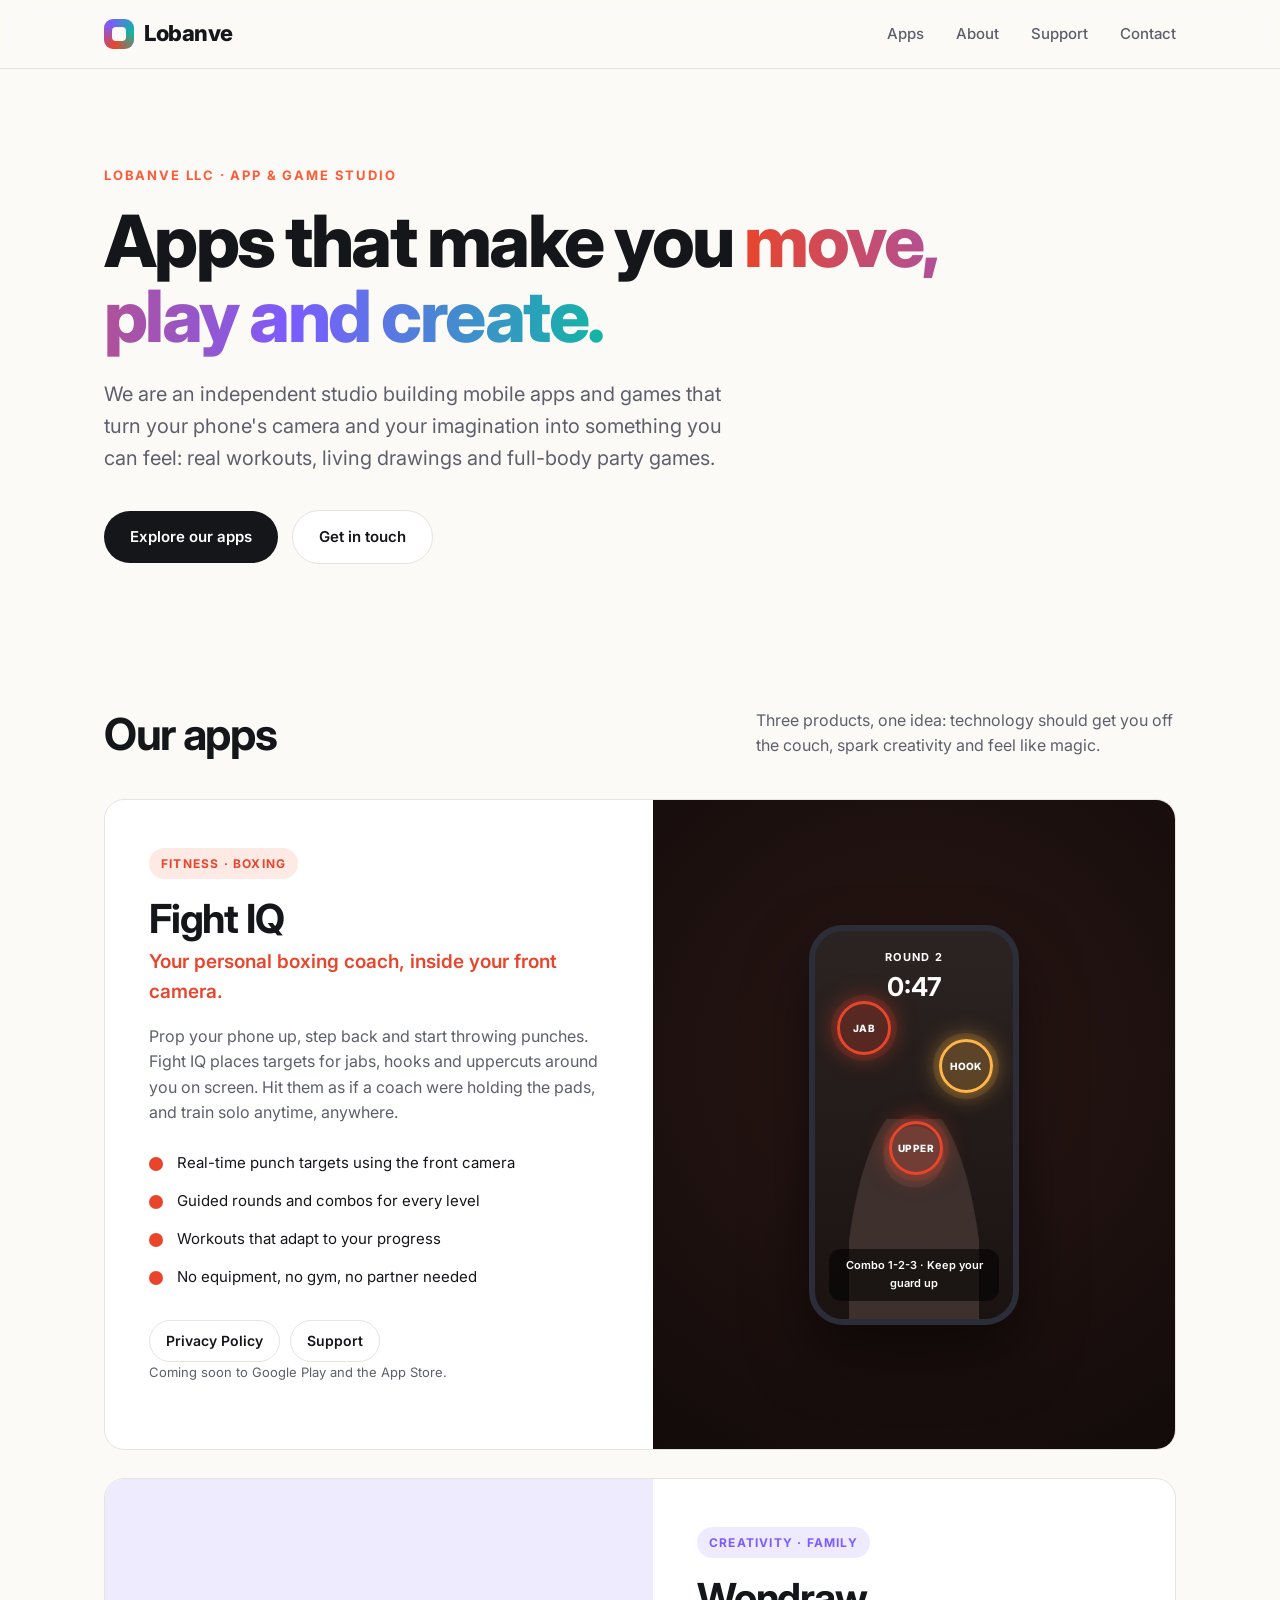
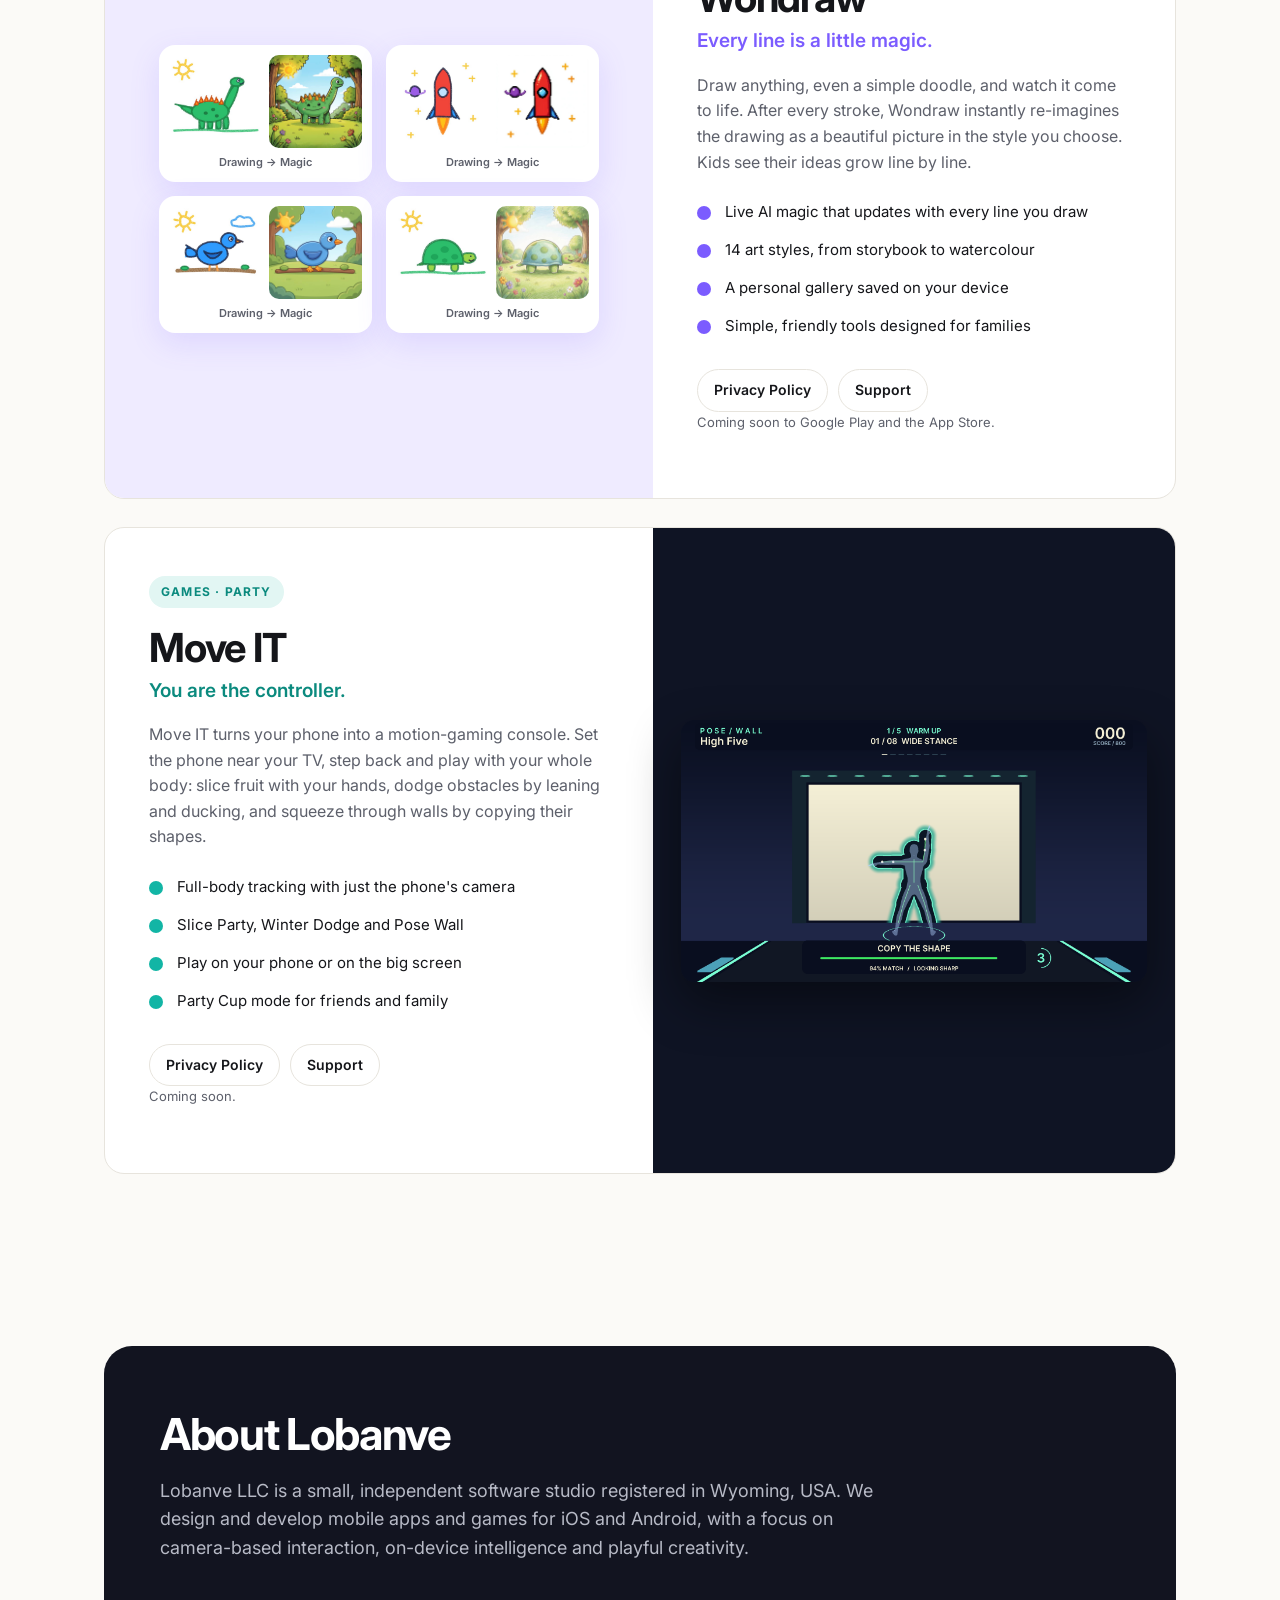
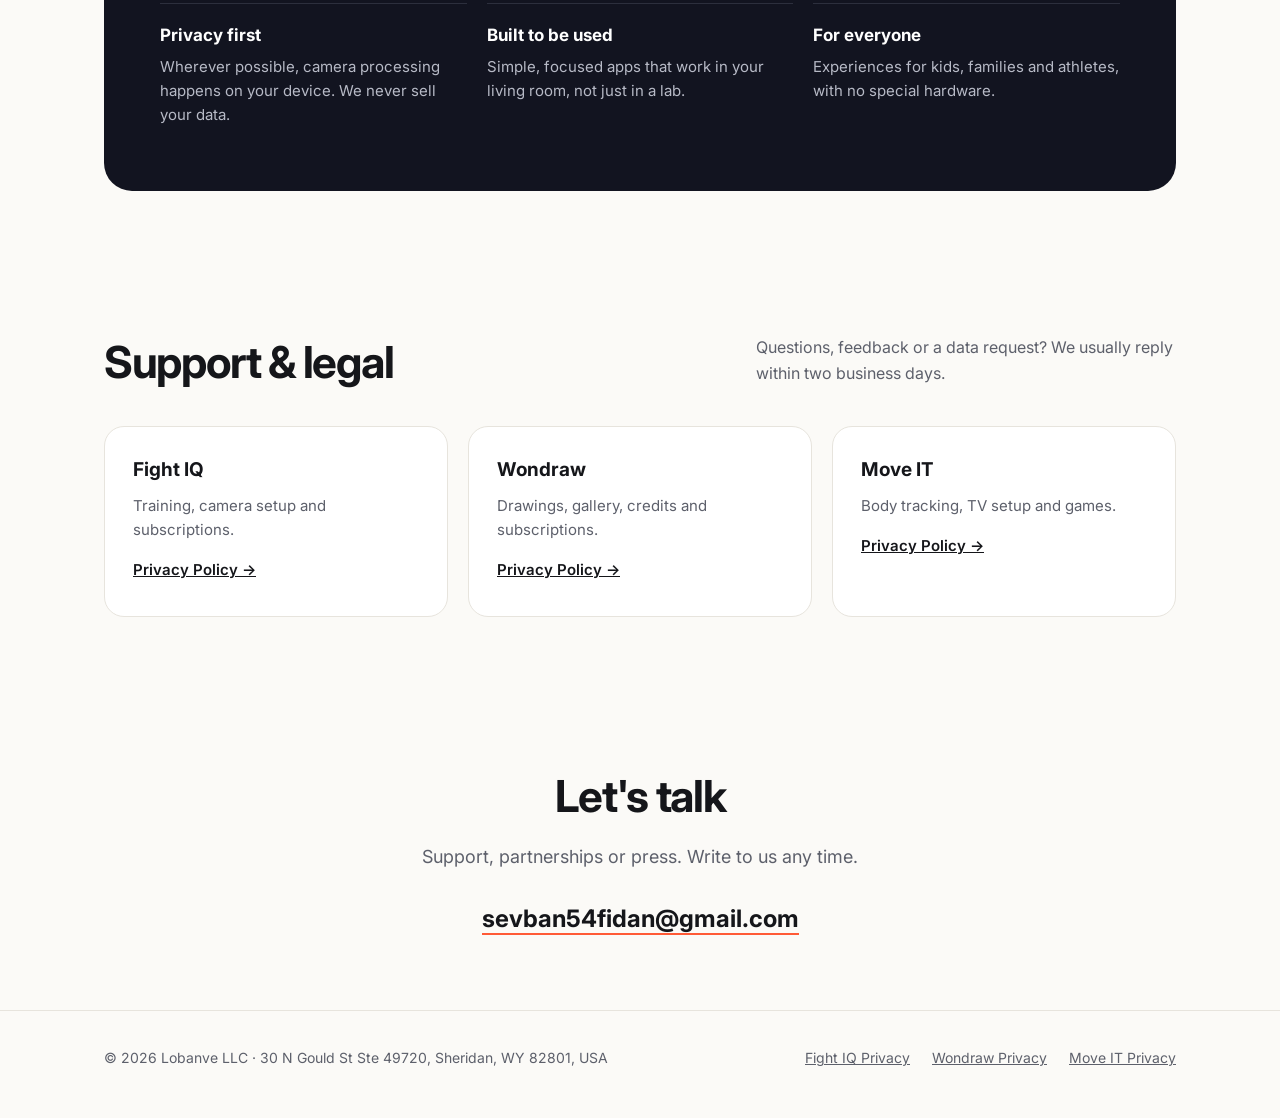
<file: index.html>
<!doctype html>
<html lang="en">
<head>
<meta charset="utf-8">
<meta name="viewport" content="width=device-width, initial-scale=1">
<title>Lobanve — Mobile Apps & Games</title>
<meta name="description" content="Lobanve LLC is an independent studio building camera-powered fitness, creativity and motion-game apps: Fight IQ, Wondraw and Move IT.">
<link rel="stylesheet" href="style.css">
</head>
<body>

<header class="top">
  <div class="wrap">
    <a class="logo" href="index.html"><span class="logo-mark"></span>Lobanve</a>
    <nav>
      <a href="#apps">Apps</a>
      <a href="#about">About</a>
      <a href="#support">Support</a>
      <a href="#contact">Contact</a>
    </nav>
  </div>
</header>

<main>
  <div class="wrap hero">
    <p class="eyebrow">Lobanve LLC · App &amp; Game Studio</p>
    <h1>Apps that make you <span class="grad">move, play and create.</span></h1>
    <p class="lead">We are an independent studio building mobile apps and games that turn your phone's camera and your imagination into something you can feel: real workouts, living drawings and full-body party games.</p>
    <a class="btn btn-dark" href="#apps">Explore our apps</a>
    <a class="btn btn-ghost" href="#contact">Get in touch</a>
  </div>

  <section id="apps">
    <div class="wrap">
      <div class="section-head">
        <h2>Our apps</h2>
        <p>Three products, one idea: technology should get you off the couch, spark creativity and feel like magic.</p>
      </div>

      <article class="app fight">
        <div class="app-media">
          <div class="phone" aria-hidden="true">
            <div class="hud">ROUND 2<b>0:47</b></div>
            <div class="silhouette"></div>
            <div class="target t1">JAB</div>
            <div class="target t2">HOOK</div>
            <div class="target t3">UPPER</div>
            <div class="combo">Combo 1-2-3 · Keep your guard up</div>
          </div>
        </div>
        <div class="app-body">
          <span class="app-tag">Fitness · Boxing</span>
          <h3>Fight IQ</h3>
          <p class="tagline">Your personal boxing coach, inside your front camera.</p>
          <p>Prop your phone up, step back and start throwing punches. Fight IQ places targets for jabs, hooks and uppercuts around you on screen. Hit them as if a coach were holding the pads, and train solo anytime, anywhere.</p>
          <ul>
            <li>Real-time punch targets using the front camera</li>
            <li>Guided rounds and combos for every level</li>
            <li>Workouts that adapt to your progress</li>
            <li>No equipment, no gym, no partner needed</li>
          </ul>
          <div class="app-links">
            <a href="privacy-fight-iq.html">Privacy Policy</a>
            <a href="#support">Support</a>
          </div>
          <p class="status">Coming soon to Google Play and the App Store.</p>
        </div>
      </article>

      <article class="app draw">
        <div class="app-media">
          <div class="pairs">
            <figure class="pair" style="margin:0">
              <div class="pair-row">
                <img src="images/wondraw-dinozor-drawing.jpg" alt="Child's simple dinosaur drawing">
                <img src="images/wondraw-dinozor-magic.jpg" alt="The same dinosaur re-imagined as a colourful illustration">
              </div>
              <small>Drawing → Magic</small>
            </figure>
            <figure class="pair" style="margin:0">
              <div class="pair-row">
                <img src="images/wondraw-roket-drawing.jpg" alt="Simple rocket drawing">
                <img src="images/wondraw-roket-magic.jpg" alt="The rocket re-imagined as an illustration">
              </div>
              <small>Drawing → Magic</small>
            </figure>
            <figure class="pair" style="margin:0">
              <div class="pair-row">
                <img src="images/wondraw-kus-drawing.jpg" alt="Simple bird drawing">
                <img src="images/wondraw-kus-magic.jpg" alt="The bird re-imagined as an illustration">
              </div>
              <small>Drawing → Magic</small>
            </figure>
            <figure class="pair" style="margin:0">
              <div class="pair-row">
                <img src="images/wondraw-kaplumbaga-drawing.jpg" alt="Simple turtle drawing">
                <img src="images/wondraw-kaplumbaga-magic.jpg" alt="The turtle re-imagined as an illustration">
              </div>
              <small>Drawing → Magic</small>
            </figure>
          </div>
        </div>
        <div class="app-body">
          <span class="app-tag">Creativity · Family</span>
          <h3>Wondraw</h3>
          <p class="tagline">Every line is a little magic.</p>
          <p>Draw anything, even a simple doodle, and watch it come to life. After every stroke, Wondraw instantly re-imagines the drawing as a beautiful picture in the style you choose. Kids see their ideas grow line by line.</p>
          <ul>
            <li>Live AI magic that updates with every line you draw</li>
            <li>14 art styles, from storybook to watercolour</li>
            <li>A personal gallery saved on your device</li>
            <li>Simple, friendly tools designed for families</li>
          </ul>
          <div class="app-links">
            <a href="privacy-wondraw.html">Privacy Policy</a>
            <a href="#support">Support</a>
          </div>
          <p class="status">Coming soon to Google Play and the App Store.</p>
        </div>
      </article>

      <article class="app move">
        <div class="app-media">
          <img src="images/moveit-pose-wall.png" alt="Move IT Pose Wall gameplay: the player copies a shape cut into a wall">
        </div>
        <div class="app-body">
          <span class="app-tag">Games · Party</span>
          <h3>Move IT</h3>
          <p class="tagline">You are the controller.</p>
          <p>Move IT turns your phone into a motion-gaming console. Set the phone near your TV, step back and play with your whole body: slice fruit with your hands, dodge obstacles by leaning and ducking, and squeeze through walls by copying their shapes.</p>
          <ul>
            <li>Full-body tracking with just the phone's camera</li>
            <li>Slice Party, Winter Dodge and Pose Wall</li>
            <li>Play on your phone or on the big screen</li>
            <li>Party Cup mode for friends and family</li>
          </ul>
          <div class="app-links">
            <a href="privacy-move-it.html">Privacy Policy</a>
            <a href="#support">Support</a>
          </div>
          <p class="status">Coming soon.</p>
        </div>
      </article>
    </div>
  </section>

  <section id="about">
    <div class="wrap">
      <div class="about">
        <h2>About Lobanve</h2>
        <p>Lobanve LLC is a small, independent software studio registered in Wyoming, USA. We design and develop mobile apps and games for iOS and Android, with a focus on camera-based interaction, on-device intelligence and playful creativity.</p>
        <div class="values">
          <div><h4>Privacy first</h4><p>Wherever possible, camera processing happens on your device. We never sell your data.</p></div>
          <div><h4>Built to be used</h4><p>Simple, focused apps that work in your living room, not just in a lab.</p></div>
          <div><h4>For everyone</h4><p>Experiences for kids, families and athletes, with no special hardware.</p></div>
        </div>
      </div>
    </div>
  </section>

  <section id="support">
    <div class="wrap">
      <div class="section-head">
        <h2>Support &amp; legal</h2>
        <p>Questions, feedback or a data request? We usually reply within two business days.</p>
      </div>
      <div class="support">
        <div class="support-card">
          <h4>Fight IQ</h4>
          <p>Training, camera setup and subscriptions.</p>
          <a href="privacy-fight-iq.html">Privacy Policy →</a>
        </div>
        <div class="support-card">
          <h4>Wondraw</h4>
          <p>Drawings, gallery, credits and subscriptions.</p>
          <a href="privacy-wondraw.html">Privacy Policy →</a>
        </div>
        <div class="support-card">
          <h4>Move IT</h4>
          <p>Body tracking, TV setup and games.</p>
          <a href="privacy-move-it.html">Privacy Policy →</a>
        </div>
      </div>
    </div>
  </section>

  <section id="contact" class="contact">
    <div class="wrap">
      <h2>Let's talk</h2>
      <p>Support, partnerships or press. Write to us any time.</p>
      <a class="mail" href="mailto:sevban54fidan@gmail.com">sevban54fidan@gmail.com</a>
    </div>
  </section>
</main>

<footer>
  <div class="wrap">
    <div>© 2026 Lobanve LLC · 30 N Gould St Ste 49720, Sheridan, WY 82801, USA</div>
    <div>
      <a href="privacy-fight-iq.html">Fight IQ Privacy</a>
      <a href="privacy-wondraw.html">Wondraw Privacy</a>
      <a href="privacy-move-it.html">Move IT Privacy</a>
    </div>
  </div>
</footer>

</body>
</html>
</file>
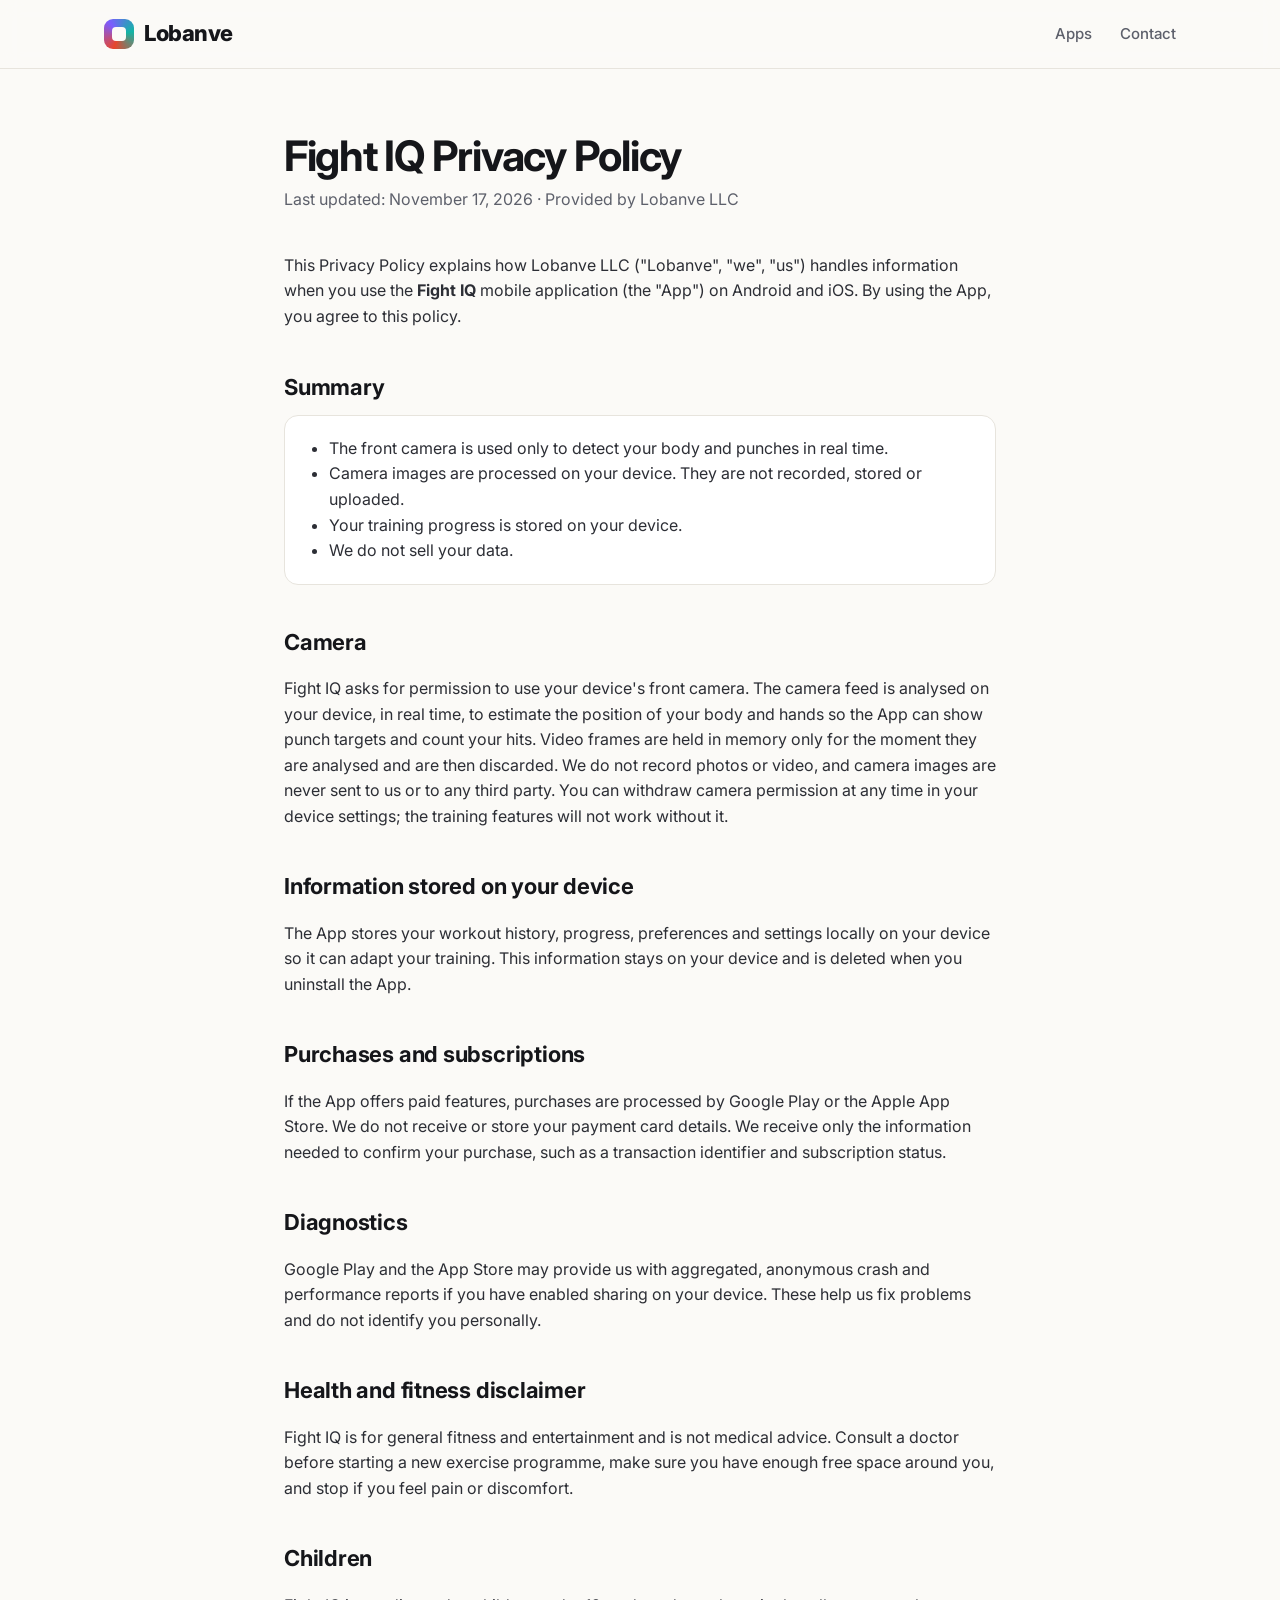
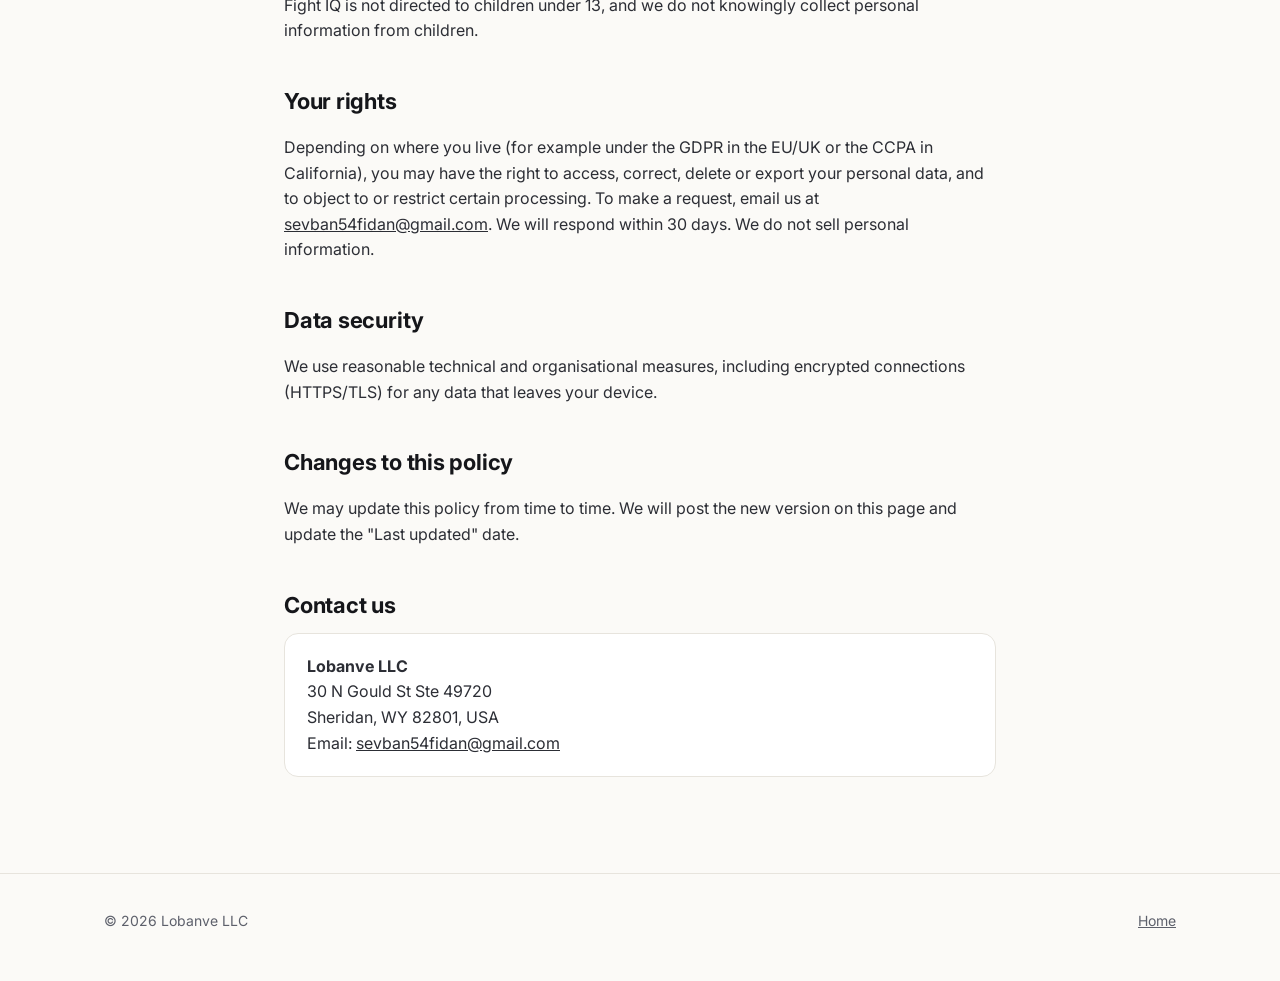
<file: privacy-fight-iq.html>
<!doctype html>
<html lang="en">
<head>
<meta charset="utf-8">
<meta name="viewport" content="width=device-width, initial-scale=1">
<title>Fight IQ Privacy Policy — Lobanve</title>
<link rel="stylesheet" href="style.css">
</head>
<body>
<header class="top"><div class="wrap"><a class="logo" href="index.html"><span class="logo-mark"></span>Lobanve</a><nav><a href="index.html#apps">Apps</a><a href="index.html#contact">Contact</a></nav></div></header>
<main class="legal">
<h1>Fight IQ Privacy Policy</h1>
<p class="meta">Last updated: November 17, 2026 · Provided by Lobanve LLC</p>
<p>This Privacy Policy explains how Lobanve LLC ("Lobanve", "we", "us") handles information when you use the <strong>Fight IQ</strong> mobile application (the "App") on Android and iOS. By using the App, you agree to this policy.</p>

<h2>Summary</h2>
<div class="box"><ul style="margin:0">
<li>The front camera is used only to detect your body and punches in real time.</li>
<li>Camera images are processed on your device. They are not recorded, stored or uploaded.</li>
<li>Your training progress is stored on your device.</li>
<li>We do not sell your data.</li>
</ul></div>

<h2>Camera</h2>
<p>Fight IQ asks for permission to use your device's front camera. The camera feed is analysed on your device, in real time, to estimate the position of your body and hands so the App can show punch targets and count your hits. Video frames are held in memory only for the moment they are analysed and are then discarded. We do not record photos or video, and camera images are never sent to us or to any third party. You can withdraw camera permission at any time in your device settings; the training features will not work without it.</p>

<h2>Information stored on your device</h2>
<p>The App stores your workout history, progress, preferences and settings locally on your device so it can adapt your training. This information stays on your device and is deleted when you uninstall the App.</p>

<h2>Purchases and subscriptions</h2>
<p>If the App offers paid features, purchases are processed by Google Play or the Apple App Store. We do not receive or store your payment card details. We receive only the information needed to confirm your purchase, such as a transaction identifier and subscription status.</p>

<h2>Diagnostics</h2>
<p>Google Play and the App Store may provide us with aggregated, anonymous crash and performance reports if you have enabled sharing on your device. These help us fix problems and do not identify you personally.</p>

<h2>Health and fitness disclaimer</h2>
<p>Fight IQ is for general fitness and entertainment and is not medical advice. Consult a doctor before starting a new exercise programme, make sure you have enough free space around you, and stop if you feel pain or discomfort.</p>

<h2>Children</h2>
<p>Fight IQ is not directed to children under 13, and we do not knowingly collect personal information from children.</p>

<h2>Your rights</h2>
<p>Depending on where you live (for example under the GDPR in the EU/UK or the CCPA in California), you may have the right to access, correct, delete or export your personal data, and to object to or restrict certain processing. To make a request, email us at <a href="mailto:sevban54fidan@gmail.com">sevban54fidan@gmail.com</a>. We will respond within 30 days. We do not sell personal information.</p>

<h2>Data security</h2>
<p>We use reasonable technical and organisational measures, including encrypted connections (HTTPS/TLS) for any data that leaves your device.</p>

<h2>Changes to this policy</h2>
<p>We may update this policy from time to time. We will post the new version on this page and update the "Last updated" date.</p>

<h2>Contact us</h2>
<div class="box"><p style="margin:0"><strong>Lobanve LLC</strong><br>30 N Gould St Ste 49720<br>Sheridan, WY 82801, USA<br>Email: <a href="mailto:sevban54fidan@gmail.com">sevban54fidan@gmail.com</a></p></div>
</main>
<footer><div class="wrap"><div>© 2026 Lobanve LLC</div><div><a href="index.html">Home</a></div></div></footer>
</body>
</html>
</file>
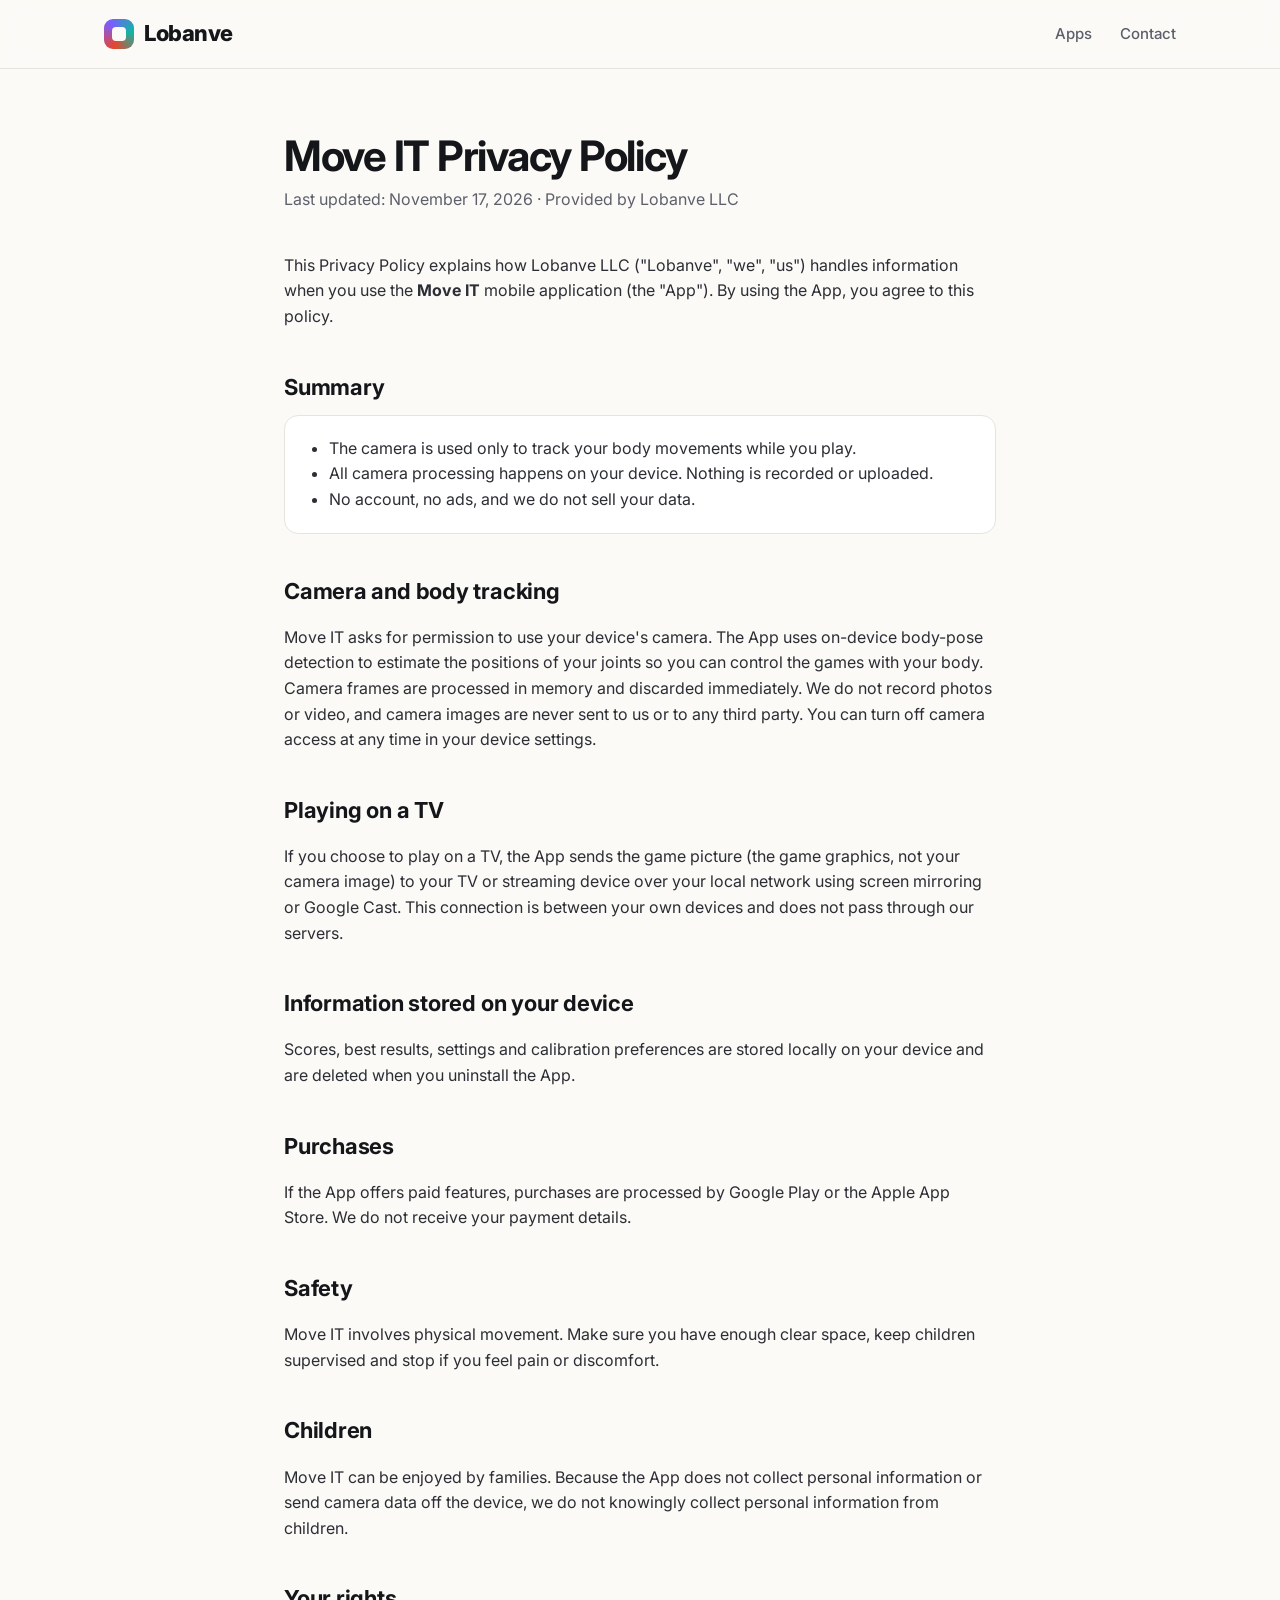
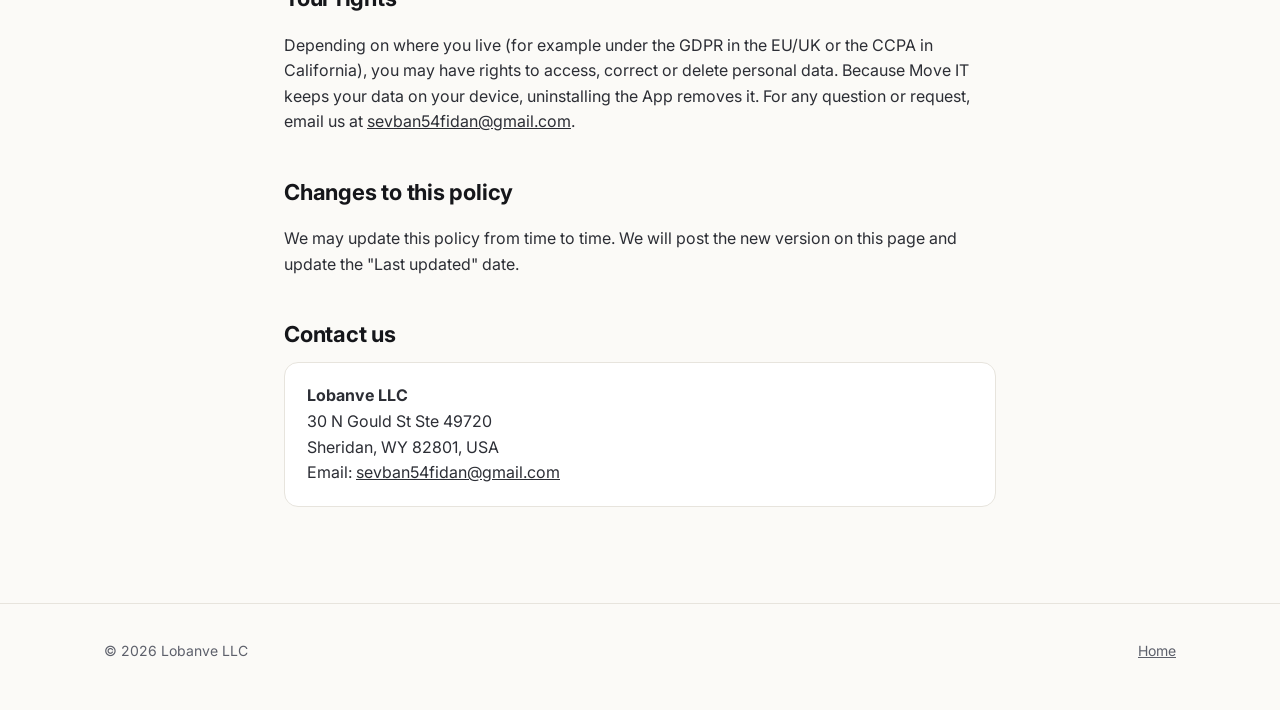
<file: privacy-move-it.html>
<!doctype html>
<html lang="en">
<head>
<meta charset="utf-8">
<meta name="viewport" content="width=device-width, initial-scale=1">
<title>Move IT Privacy Policy — Lobanve</title>
<link rel="stylesheet" href="style.css">
</head>
<body>
<header class="top"><div class="wrap"><a class="logo" href="index.html"><span class="logo-mark"></span>Lobanve</a><nav><a href="index.html#apps">Apps</a><a href="index.html#contact">Contact</a></nav></div></header>
<main class="legal">
<h1>Move IT Privacy Policy</h1>
<p class="meta">Last updated: November 17, 2026 · Provided by Lobanve LLC</p>
<p>This Privacy Policy explains how Lobanve LLC ("Lobanve", "we", "us") handles information when you use the <strong>Move IT</strong> mobile application (the "App"). By using the App, you agree to this policy.</p>

<h2>Summary</h2>
<div class="box"><ul style="margin:0">
<li>The camera is used only to track your body movements while you play.</li>
<li>All camera processing happens on your device. Nothing is recorded or uploaded.</li>
<li>No account, no ads, and we do not sell your data.</li>
</ul></div>

<h2>Camera and body tracking</h2>
<p>Move IT asks for permission to use your device's camera. The App uses on-device body-pose detection to estimate the positions of your joints so you can control the games with your body. Camera frames are processed in memory and discarded immediately. We do not record photos or video, and camera images are never sent to us or to any third party. You can turn off camera access at any time in your device settings.</p>

<h2>Playing on a TV</h2>
<p>If you choose to play on a TV, the App sends the game picture (the game graphics, not your camera image) to your TV or streaming device over your local network using screen mirroring or Google Cast. This connection is between your own devices and does not pass through our servers.</p>

<h2>Information stored on your device</h2>
<p>Scores, best results, settings and calibration preferences are stored locally on your device and are deleted when you uninstall the App.</p>

<h2>Purchases</h2>
<p>If the App offers paid features, purchases are processed by Google Play or the Apple App Store. We do not receive your payment details.</p>

<h2>Safety</h2>
<p>Move IT involves physical movement. Make sure you have enough clear space, keep children supervised and stop if you feel pain or discomfort.</p>

<h2>Children</h2>
<p>Move IT can be enjoyed by families. Because the App does not collect personal information or send camera data off the device, we do not knowingly collect personal information from children.</p>

<h2>Your rights</h2>
<p>Depending on where you live (for example under the GDPR in the EU/UK or the CCPA in California), you may have rights to access, correct or delete personal data. Because Move IT keeps your data on your device, uninstalling the App removes it. For any question or request, email us at <a href="mailto:sevban54fidan@gmail.com">sevban54fidan@gmail.com</a>.</p>

<h2>Changes to this policy</h2>
<p>We may update this policy from time to time. We will post the new version on this page and update the "Last updated" date.</p>

<h2>Contact us</h2>
<div class="box"><p style="margin:0"><strong>Lobanve LLC</strong><br>30 N Gould St Ste 49720<br>Sheridan, WY 82801, USA<br>Email: <a href="mailto:sevban54fidan@gmail.com">sevban54fidan@gmail.com</a></p></div>
</main>
<footer><div class="wrap"><div>© 2026 Lobanve LLC</div><div><a href="index.html">Home</a></div></div></footer>
</body>
</html>
</file>
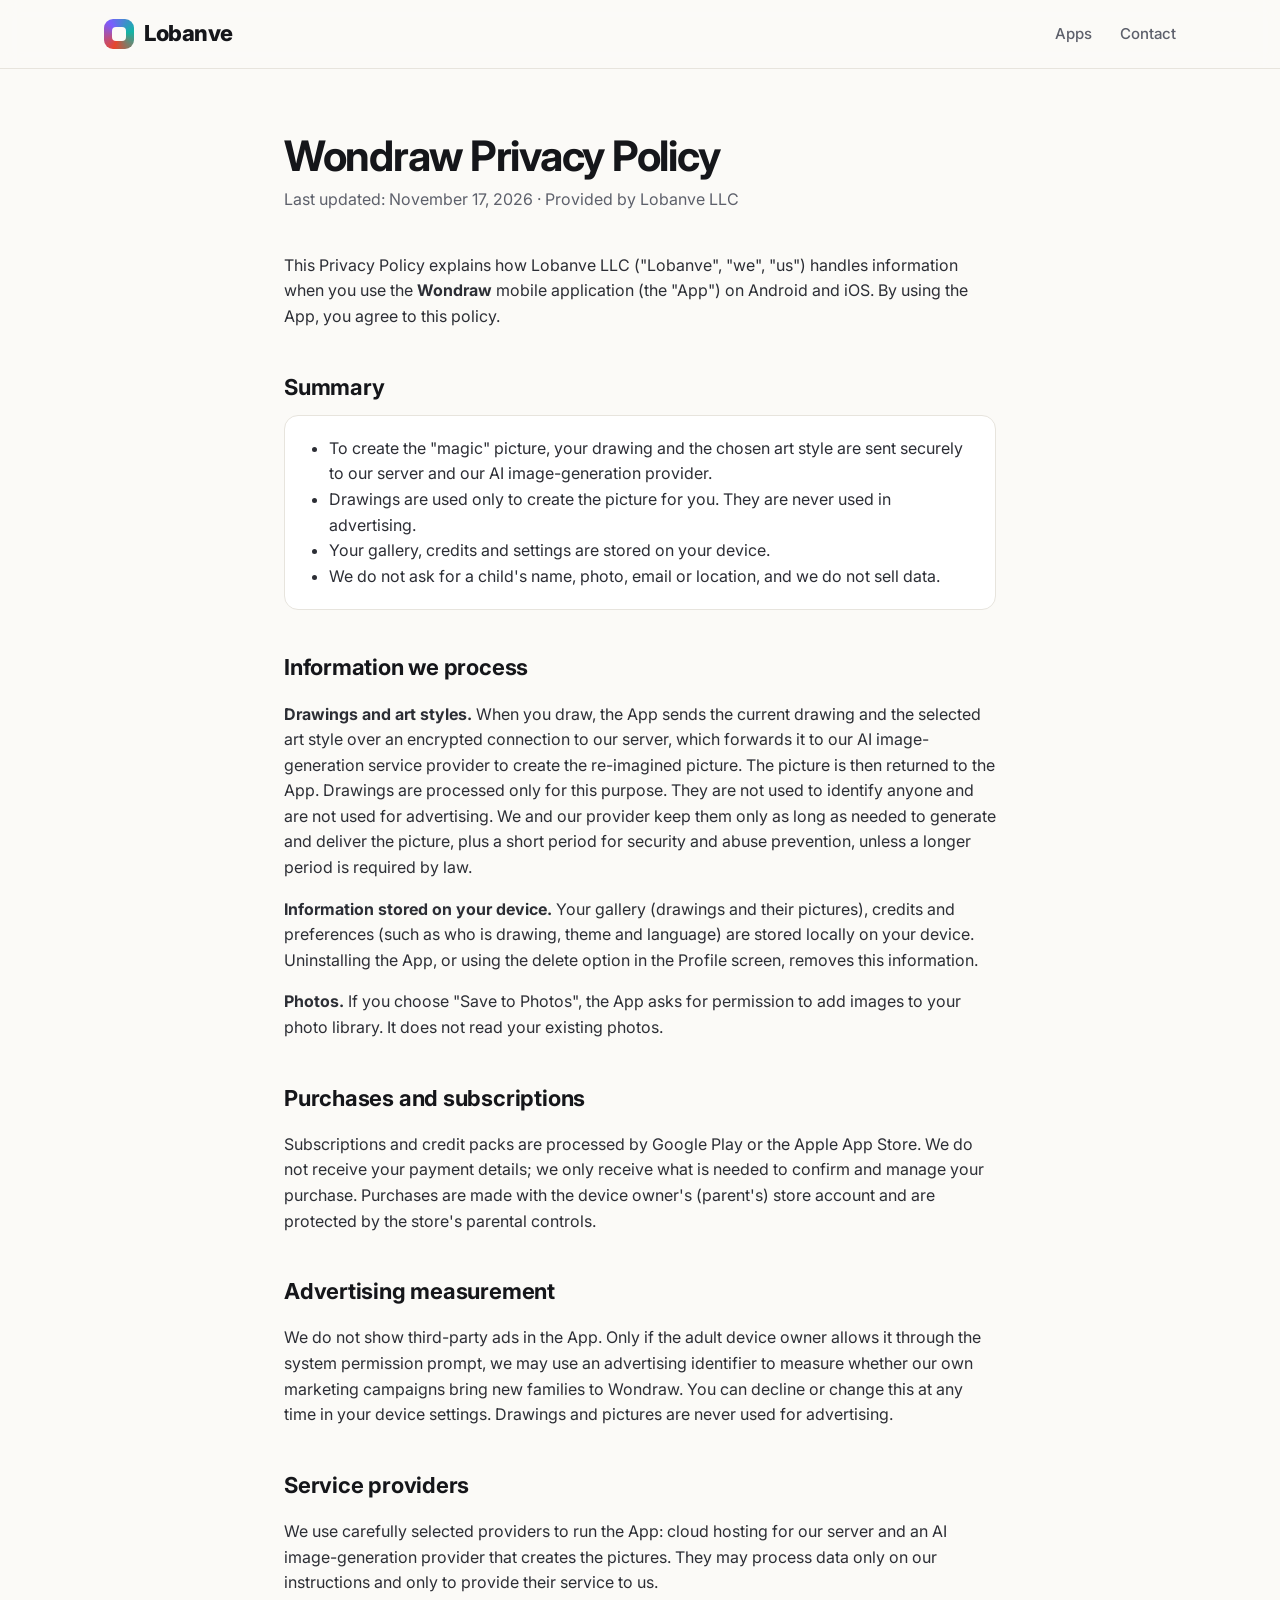
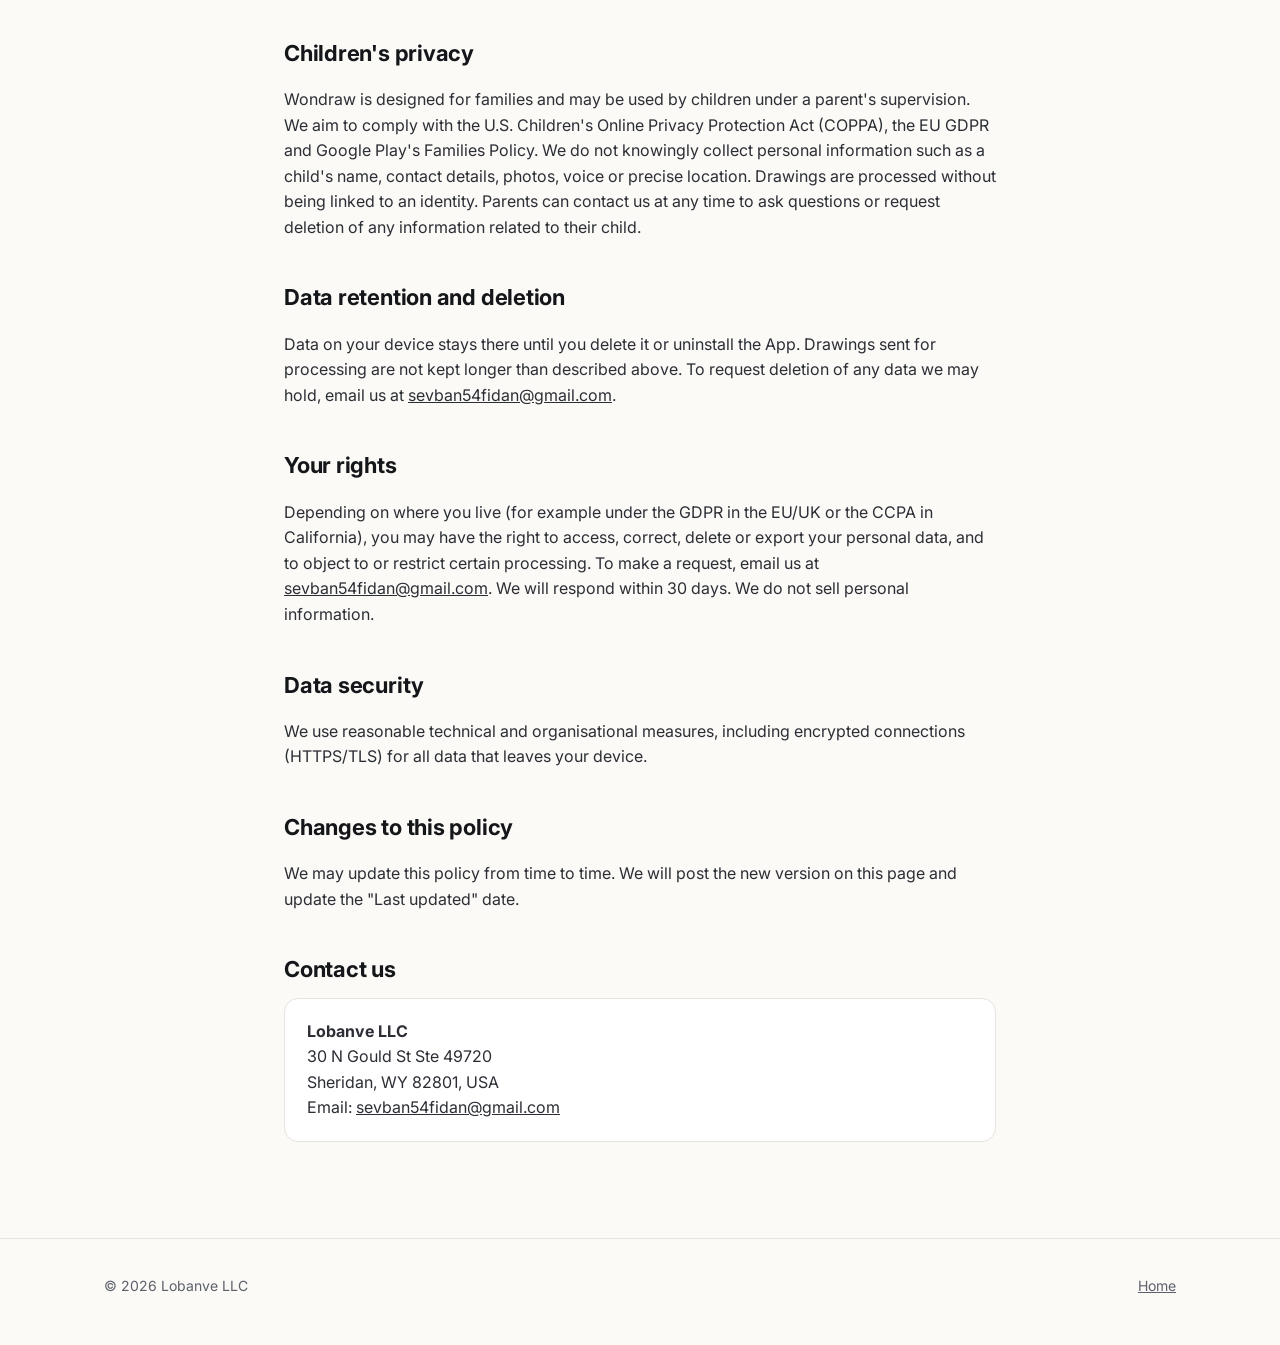
<file: privacy-wondraw.html>
<!doctype html>
<html lang="en">
<head>
<meta charset="utf-8">
<meta name="viewport" content="width=device-width, initial-scale=1">
<title>Wondraw Privacy Policy — Lobanve</title>
<link rel="stylesheet" href="style.css">
</head>
<body>
<header class="top"><div class="wrap"><a class="logo" href="index.html"><span class="logo-mark"></span>Lobanve</a><nav><a href="index.html#apps">Apps</a><a href="index.html#contact">Contact</a></nav></div></header>
<main class="legal">
<h1>Wondraw Privacy Policy</h1>
<p class="meta">Last updated: November 17, 2026 · Provided by Lobanve LLC</p>
<p>This Privacy Policy explains how Lobanve LLC ("Lobanve", "we", "us") handles information when you use the <strong>Wondraw</strong> mobile application (the "App") on Android and iOS. By using the App, you agree to this policy.</p>

<h2>Summary</h2>
<div class="box"><ul style="margin:0">
<li>To create the "magic" picture, your drawing and the chosen art style are sent securely to our server and our AI image-generation provider.</li>
<li>Drawings are used only to create the picture for you. They are never used in advertising.</li>
<li>Your gallery, credits and settings are stored on your device.</li>
<li>We do not ask for a child's name, photo, email or location, and we do not sell data.</li>
</ul></div>

<h2>Information we process</h2>
<p><strong>Drawings and art styles.</strong> When you draw, the App sends the current drawing and the selected art style over an encrypted connection to our server, which forwards it to our AI image-generation service provider to create the re-imagined picture. The picture is then returned to the App. Drawings are processed only for this purpose. They are not used to identify anyone and are not used for advertising. We and our provider keep them only as long as needed to generate and deliver the picture, plus a short period for security and abuse prevention, unless a longer period is required by law.</p>
<p><strong>Information stored on your device.</strong> Your gallery (drawings and their pictures), credits and preferences (such as who is drawing, theme and language) are stored locally on your device. Uninstalling the App, or using the delete option in the Profile screen, removes this information.</p>
<p><strong>Photos.</strong> If you choose "Save to Photos", the App asks for permission to add images to your photo library. It does not read your existing photos.</p>

<h2>Purchases and subscriptions</h2>
<p>Subscriptions and credit packs are processed by Google Play or the Apple App Store. We do not receive your payment details; we only receive what is needed to confirm and manage your purchase. Purchases are made with the device owner's (parent's) store account and are protected by the store's parental controls.</p>

<h2>Advertising measurement</h2>
<p>We do not show third-party ads in the App. Only if the adult device owner allows it through the system permission prompt, we may use an advertising identifier to measure whether our own marketing campaigns bring new families to Wondraw. You can decline or change this at any time in your device settings. Drawings and pictures are never used for advertising.</p>

<h2>Service providers</h2>
<p>We use carefully selected providers to run the App: cloud hosting for our server and an AI image-generation provider that creates the pictures. They may process data only on our instructions and only to provide their service to us.</p>

<h2>Children's privacy</h2>
<p>Wondraw is designed for families and may be used by children under a parent's supervision. We aim to comply with the U.S. Children's Online Privacy Protection Act (COPPA), the EU GDPR and Google Play's Families Policy. We do not knowingly collect personal information such as a child's name, contact details, photos, voice or precise location. Drawings are processed without being linked to an identity. Parents can contact us at any time to ask questions or request deletion of any information related to their child.</p>

<h2>Data retention and deletion</h2>
<p>Data on your device stays there until you delete it or uninstall the App. Drawings sent for processing are not kept longer than described above. To request deletion of any data we may hold, email us at <a href="mailto:sevban54fidan@gmail.com">sevban54fidan@gmail.com</a>.</p>

<h2>Your rights</h2>
<p>Depending on where you live (for example under the GDPR in the EU/UK or the CCPA in California), you may have the right to access, correct, delete or export your personal data, and to object to or restrict certain processing. To make a request, email us at <a href="mailto:sevban54fidan@gmail.com">sevban54fidan@gmail.com</a>. We will respond within 30 days. We do not sell personal information.</p>

<h2>Data security</h2>
<p>We use reasonable technical and organisational measures, including encrypted connections (HTTPS/TLS) for all data that leaves your device.</p>

<h2>Changes to this policy</h2>
<p>We may update this policy from time to time. We will post the new version on this page and update the "Last updated" date.</p>

<h2>Contact us</h2>
<div class="box"><p style="margin:0"><strong>Lobanve LLC</strong><br>30 N Gould St Ste 49720<br>Sheridan, WY 82801, USA<br>Email: <a href="mailto:sevban54fidan@gmail.com">sevban54fidan@gmail.com</a></p></div>
</main>
<footer><div class="wrap"><div>© 2026 Lobanve LLC</div><div><a href="index.html">Home</a></div></div></footer>
</body>
</html>
</file>
<file: style.css>
@import url('https://fonts.googleapis.com/css2?family=Inter:wght@400;500;600;700;800&display=swap');

:root {
  --bg: #fbfaf7;
  --surface: #ffffff;
  --ink: #15161a;
  --muted: #5d606b;
  --line: #e7e4dd;
  --brand: #ff5a36;
  --fight: #e8452c;
  --fight-soft: #fdeae5;
  --draw: #7b5cff;
  --draw-soft: #efebff;
  --move: #12b5a5;
  --move-soft: #e2f6f3;
  --dark: #121420;
  --radius: 20px;
}

* { box-sizing: border-box; }
html { scroll-behavior: smooth; }
body {
  margin: 0;
  background: var(--bg);
  color: var(--ink);
  font-family: 'Inter', system-ui, -apple-system, 'Segoe UI', sans-serif;
  line-height: 1.6;
  -webkit-font-smoothing: antialiased;
}
img { max-width: 100%; display: block; }
a { color: inherit; }
.wrap { max-width: 1120px; margin: 0 auto; padding: 0 24px; }

/* Header */
header.top {
  position: sticky; top: 0; z-index: 10;
  background: rgba(251, 250, 247, .88);
  backdrop-filter: blur(10px);
  border-bottom: 1px solid var(--line);
}
header.top .wrap { display: flex; align-items: center; justify-content: space-between; height: 68px; }
.logo { font-weight: 800; font-size: 22px; letter-spacing: -.02em; text-decoration: none; display: flex; align-items: center; gap: 10px; }
.logo-mark {
  width: 30px; height: 30px; border-radius: 9px;
  background: conic-gradient(from 200deg, var(--fight), var(--draw), var(--move), var(--fight));
  position: relative;
}
.logo-mark::after { content: ''; position: absolute; inset: 8px; border-radius: 4px; background: var(--bg); }
nav a { text-decoration: none; color: var(--muted); font-weight: 500; font-size: 15px; margin-left: 28px; }
nav a:hover { color: var(--ink); }

/* Hero */
.hero { padding-top: 96px; padding-bottom: 72px; }
.eyebrow { font-size: 13px; font-weight: 700; letter-spacing: .14em; text-transform: uppercase; color: var(--brand); margin: 0 0 18px; }
.hero h1 { font-size: clamp(40px, 6vw, 72px); line-height: 1.04; letter-spacing: -.035em; margin: 0 0 24px; max-width: 900px; font-weight: 800; }
.hero h1 .grad {
  background: linear-gradient(90deg, var(--fight), var(--draw) 55%, var(--move));
  -webkit-background-clip: text; background-clip: text; color: transparent;
}
.hero p.lead { font-size: 20px; color: var(--muted); max-width: 640px; margin: 0 0 36px; }
.btn { display: inline-block; padding: 14px 26px; border-radius: 999px; font-weight: 600; text-decoration: none; font-size: 15px; }
.btn-dark { background: var(--ink); color: #fff; }
.btn-ghost { border: 1px solid var(--line); margin-left: 10px; background: var(--surface); }

/* Sections */
section { padding: 72px 0; }
.section-head { display: flex; justify-content: space-between; align-items: end; gap: 24px; margin-bottom: 40px; }
.section-head h2 { font-size: clamp(30px, 4vw, 44px); letter-spacing: -.03em; margin: 0; line-height: 1.1; }
.section-head p { color: var(--muted); max-width: 420px; margin: 0; }

/* App cards */
.app {
  display: grid; grid-template-columns: 1.05fr 1fr; gap: 0;
  background: var(--surface); border: 1px solid var(--line);
  border-radius: var(--radius); overflow: hidden; margin-bottom: 28px;
}
.app:nth-child(even) .app-media { order: 2; }
.app-media { min-height: 380px; position: relative; display: flex; align-items: center; justify-content: center; padding: 32px; }
.app-body { padding: 48px 44px; display: flex; flex-direction: column; justify-content: center; }
.app-tag { display: inline-flex; align-self: flex-start; font-size: 12px; font-weight: 700; letter-spacing: .1em; text-transform: uppercase; padding: 6px 12px; border-radius: 999px; margin-bottom: 18px; }
.app h3 { font-size: 40px; letter-spacing: -.03em; margin: 0 0 6px; line-height: 1.1; }
.app .tagline { font-size: 19px; font-weight: 600; margin: 0 0 16px; }
.app p { color: var(--muted); margin: 0 0 18px; }
.app ul { list-style: none; padding: 0; margin: 0 0 24px; }
.app li { padding: 7px 0 7px 28px; position: relative; color: var(--ink); font-size: 15px; }
.app li::before { content: ''; position: absolute; left: 0; top: 13px; width: 14px; height: 14px; border-radius: 50%; }
.app-links { display: flex; flex-wrap: wrap; gap: 10px; font-size: 14px; }
.app-links a { text-decoration: none; font-weight: 600; padding: 9px 16px; border-radius: 999px; border: 1px solid var(--line); }
.status { font-size: 13px; color: var(--muted); margin-top: 14px; }

.fight .app-media { background: radial-gradient(circle at 50% 40%, #2a1714, #120b0a); }
.fight .app-tag { background: var(--fight-soft); color: var(--fight); }
.fight .tagline { color: var(--fight); }
.fight li::before { background: var(--fight); }

.draw .app-media { background: var(--draw-soft); }
.draw .app-tag { background: var(--draw-soft); color: var(--draw); }
.draw .tagline { color: var(--draw); }
.draw li::before { background: var(--draw); }

.move .app-media { background: #0f1424; padding: 28px; }
.move .app-tag { background: var(--move-soft); color: #0b8a7e; }
.move .tagline { color: #0b8a7e; }
.move li::before { background: var(--move); }
.move .app-media img { border-radius: 14px; box-shadow: 0 20px 50px rgba(0,0,0,.45); }

/* Fight IQ illustration */
.phone {
  width: 210px; height: 400px; border-radius: 34px; border: 6px solid #2b2e38;
  background: linear-gradient(180deg, #2c2422, #1a1312); position: relative; overflow: hidden;
  box-shadow: 0 30px 60px rgba(0,0,0,.5);
}
.phone .silhouette {
  position: absolute; left: 50%; bottom: -10px; transform: translateX(-50%);
  width: 130px; height: 210px;
  background: radial-gradient(circle at 50% 18%, #4a3a36 0 30px, transparent 31px),
              radial-gradient(ellipse at 50% 100%, #3d302d 0 70px, transparent 71px);
}
.target {
  position: absolute; width: 54px; height: 54px; border-radius: 50%;
  border: 3px solid var(--fight); display: flex; align-items: center; justify-content: center;
  color: #fff; font-size: 10px; font-weight: 800; letter-spacing: .04em;
  background: rgba(232, 69, 44, .25); box-shadow: 0 0 0 6px rgba(232,69,44,.12), 0 0 24px rgba(232,69,44,.6);
}
.target.t1 { top: 70px; left: 22px; }
.target.t2 { top: 108px; right: 20px; border-color: #ffb547; background: rgba(255,181,71,.25); box-shadow: 0 0 0 6px rgba(255,181,71,.12), 0 0 24px rgba(255,181,71,.6); }
.target.t3 { top: 190px; left: 74px; }
.phone .hud { position: absolute; top: 18px; left: 0; right: 0; text-align: center; color: #fff; font-size: 11px; font-weight: 700; letter-spacing: .12em; }
.phone .hud b { display: block; font-size: 26px; letter-spacing: 0; }
.phone .combo { position: absolute; bottom: 18px; left: 14px; right: 14px; background: rgba(0,0,0,.55); color: #fff; border-radius: 12px; padding: 8px; font-size: 11px; text-align: center; font-weight: 600; }

/* Wondraw pairs */
.pairs { display: grid; grid-template-columns: 1fr 1fr; gap: 14px; width: 100%; max-width: 440px; }
.pair { background: #fff; border-radius: 16px; padding: 10px; box-shadow: 0 10px 30px rgba(123,92,255,.15); }
.pair-row { display: grid; grid-template-columns: 1fr 1fr; gap: 6px; }
.pair img { border-radius: 10px; aspect-ratio: 1; object-fit: cover; width: 100%; }
.pair small { display: block; text-align: center; color: var(--muted); font-size: 11px; margin-top: 6px; font-weight: 600; }

/* About */
.about { background: var(--dark); color: #fff; border-radius: 28px; padding: 64px 56px; }
.about h2 { font-size: clamp(30px, 4vw, 44px); letter-spacing: -.03em; margin: 0 0 18px; line-height: 1.1; }
.about p { color: #b7bac6; font-size: 18px; max-width: 720px; }
.values { display: grid; grid-template-columns: repeat(3, 1fr); gap: 20px; margin-top: 40px; }
.values div { border-top: 1px solid #2c2f3d; padding-top: 18px; }
.values h4 { margin: 0 0 6px; font-size: 17px; }
.values p { font-size: 15px; margin: 0; }

/* Support grid */
.support { display: grid; grid-template-columns: repeat(3, 1fr); gap: 20px; }
.support-card { background: var(--surface); border: 1px solid var(--line); border-radius: var(--radius); padding: 28px; }
.support-card h4 { margin: 0 0 8px; font-size: 19px; }
.support-card p { color: var(--muted); font-size: 15px; margin: 0 0 16px; }
.support-card a { font-weight: 600; font-size: 15px; display: block; margin-bottom: 6px; }

.contact { text-align: center; }
.contact h2 { font-size: clamp(30px, 4vw, 44px); letter-spacing: -.03em; margin: 0 0 12px; }
.contact p { color: var(--muted); font-size: 18px; margin: 0 0 28px; }
.contact .mail { font-size: 24px; font-weight: 700; text-decoration: none; border-bottom: 2px solid var(--brand); }

footer { border-top: 1px solid var(--line); padding: 36px 0 48px; color: var(--muted); font-size: 14px; }
footer .wrap { display: flex; justify-content: space-between; gap: 24px; flex-wrap: wrap; }
footer a { margin-left: 18px; }

/* Legal pages */
.legal { max-width: 760px; margin: 0 auto; padding: 64px 24px 96px; }
.legal h1 { font-size: 42px; letter-spacing: -.03em; line-height: 1.1; margin: 0 0 8px; }
.legal .meta { color: var(--muted); margin: 0 0 40px; }
.legal h2 { font-size: 22px; margin: 40px 0 10px; letter-spacing: -.01em; }
.legal p, .legal li { color: #2c2e35; font-size: 16px; }
.legal ul { padding-left: 22px; }
.legal .box { background: var(--surface); border: 1px solid var(--line); border-radius: 14px; padding: 20px 22px; }

@media (max-width: 860px) {
  .app { grid-template-columns: 1fr; }
  .app:nth-child(even) .app-media { order: 0; }
  .app-media { min-height: 320px; }
  .app-body { padding: 32px 24px; }
  .values, .support { grid-template-columns: 1fr; }
  .about { padding: 44px 26px; }
  nav a { margin-left: 16px; font-size: 14px; }
  .section-head { flex-direction: column; align-items: start; }
  .btn-ghost { margin: 10px 0 0; }
}
@media (max-width: 520px) {
  .wrap { padding: 0 16px; }
  nav a:not(:last-child) { display: none; }
  .hero { padding-top: 64px; padding-bottom: 48px; }
  .app h3 { font-size: 32px; }
  footer a { margin: 0 18px 0 0; }
}
</file>
